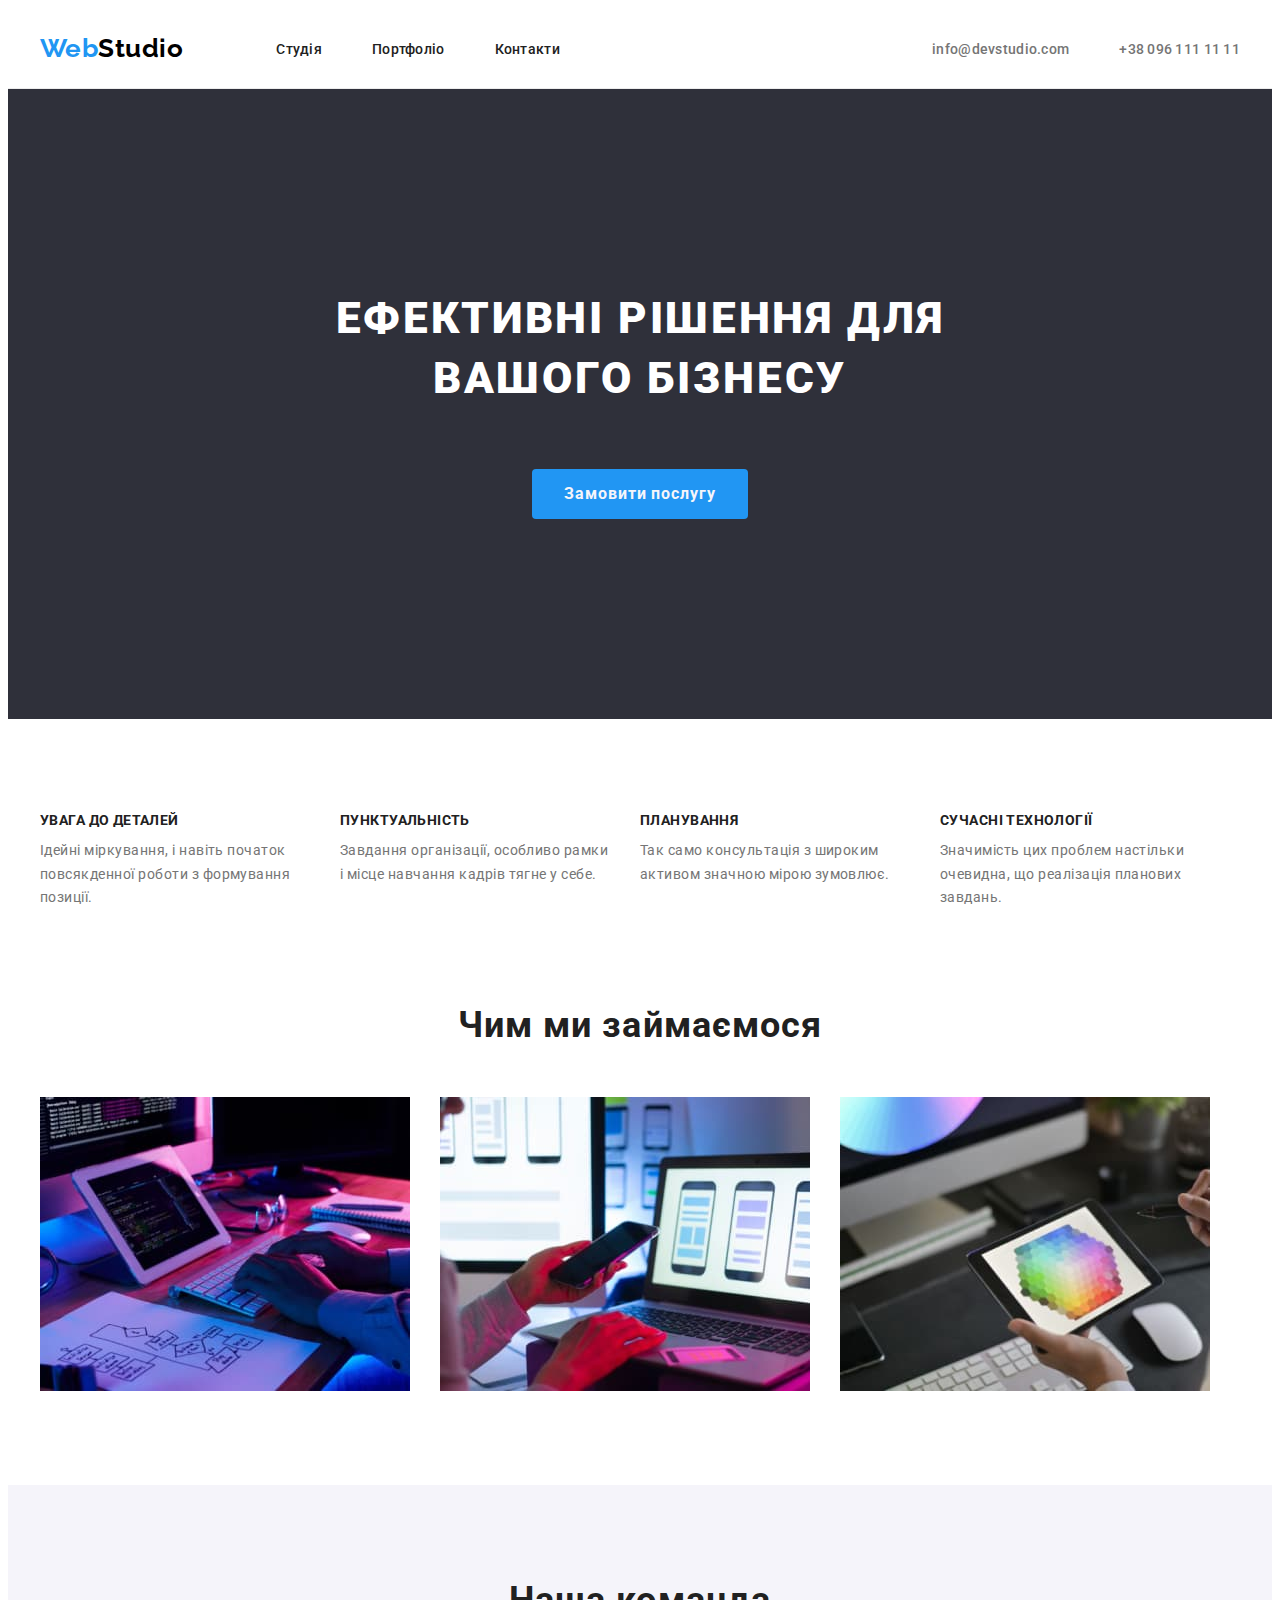
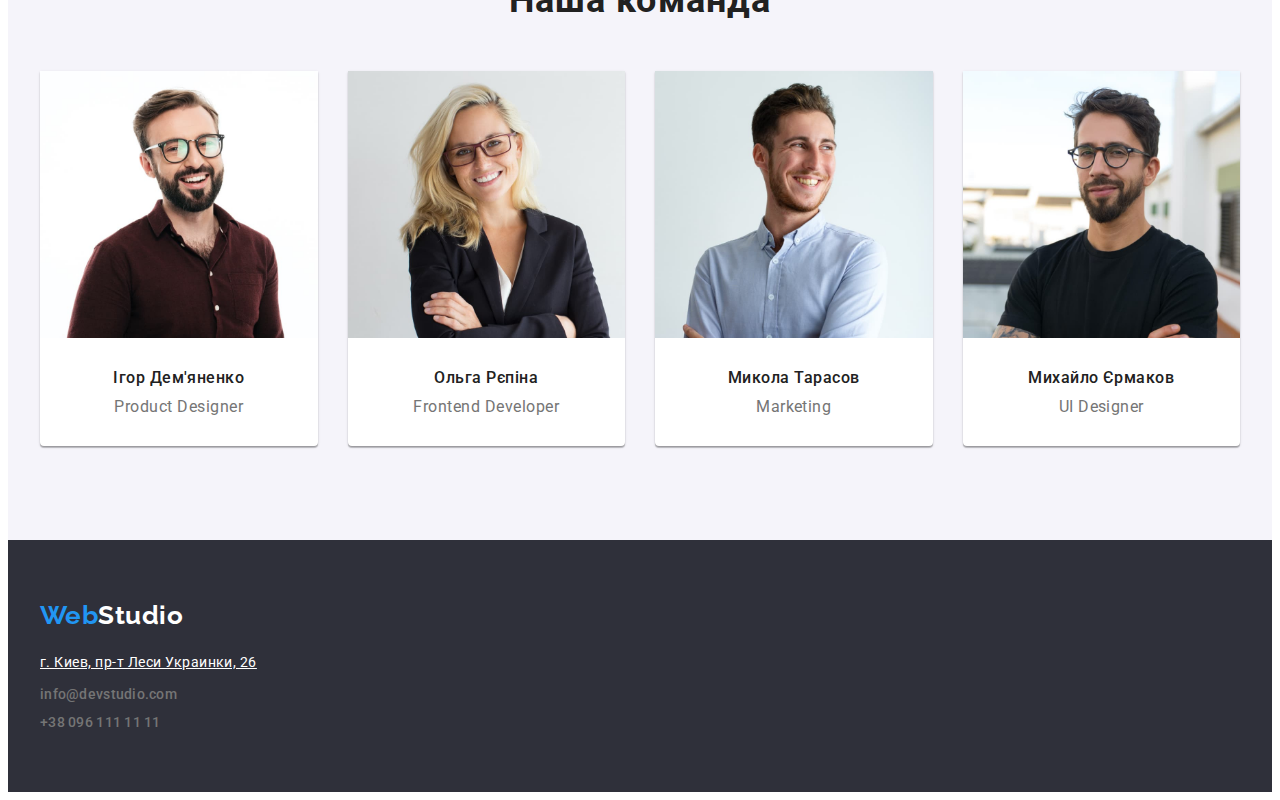
<file: index.html>
<!DOCTYPE html>
<html lang="uk">
<head>
    <meta charset="UTF-8">
    <meta http-equiv="X-UA-Compatible" content="IE=edge">
    <meta name="viewport" content="width=device-width, initial-scale=1.0">
    <title>WebStudio</title>
    <link rel="preconnect" href="https://fonts.googleapis.com">
<link rel="preconnect" href="https://fonts.gstatic.com" crossorigin>
<link href="https://fonts.googleapis.com/css2?family=Raleway:wght@700&family=Roboto:wght@400;500;700;900&display=swap" rel="stylesheet">
<link
      href="https://fonts.googleapis.com/css2?family=Open+Sans:wght@400;600;700&family=Raleway:wght@700&display=swap"
      rel="stylesheet"
    />
    <link rel="stylesheet" href="./css/styles.css">
</head>
<body> 
    <header class="header">
    <div class="container header-container">
        <nav class="header-navigation">
        <a href="./index.html" class="logo"><span class="accent">Web</span><span class="accent-studio">Studio</span></a>
        <ul class="site-nav">
            <li class="navigation"><a href="./index.html" class="link">Студія</a></li>
            <li class="navigation"><a href="./portfolio.html" class="link">Портфоліо</a></li>
            <li class="navigation"><a href="#" class="link">Контакти</a></li>
        </ul>
    </nav>
    <ul class="auth-nav">
        <li><a href="mailto:info@devstudio.com" class="link">info@devstudio.com</a></li>
        <li><a href="tel:+380961111111" class="link link-tel">+38 096 111 11 11</a></li>
    </ul>
</div>
    </header> 
    <main>
        <section class="hero">
            <div class="container">
                <h1 class="hero-title">Ефективні рішення для вашого бізнесу</h1>
                <button class="button primary" type="button">Замовити послугу</button>
            </div>
        </section>
        <section class="section">
            <div class="container">
                <h2 class="section-title-h">Наші особливості</h2>
                <ul class="features">
                    <li class="title-li">
                        <h3 class="title">Увага до деталей</h3>
                        <p class="title-p">Ідейні міркування, і навіть початок повсякденної роботи з формування позиції.</p>
                    </li>
                    <li class="title-li">
                        <h3 class="title">Пунктуальність</h3>
                        <p class="title-p">Завдання організації, особливо рамки і місце навчання кадрів тягне у себе.</p>
                    </li>
                    <li class="title-li">
                        <h3 class="title">Планування</h3>
                        <p class="title-p">Так само консультація з широким активом значною мірою зумовлює.</p>
                    </li>
                    <li class="title-li">
                        <h3 class="title">Сучасні технології</h3>
                        <p class="title-p">Значимість цих проблем настільки очевидна, що реалізація планових завдань.</p>
                    </li>
                </ul>
            </div>
        </section>
        <section class="section work-img">
            <div class="container">
                <h2 class="section-title">Чим ми займаємося</h2>
                <ul class="work">
                    <li class="work-li"><img src="./images/box1.jpg" alt=".людина за компютером" width="370"></li>
                    <li class="work-li"><img src="./images/box2.jpg" alt="людина за компютером з телефонном в руці" width="370"></li>
                    <li class="work-li"><img src="./images/box3.jpg" alt="планшет з кольорами" width="370"></li>
                </ul>
            </div>
        </section>
        <section class=" section section-team">
            <div class="container">
                <h2 class="section-title">Наша команда</h2>
                <ul class="team-list">
                    <li class="team"><img src="./images/img2.jpg" alt="усміхнений хлопець" width="270">
                    <div class="team-li"><h3 class="name">Ігор Дем'яненко</h3>
                        <p>Product Designer</p></div>
                    </li>
                    <li class="team"><img src="images/img21.jpg" alt="жінка посміхається" width="270">
                    <div class="team-li"><h3 class="name">Ольга Рєпіна</h3>
                        <p>Frontend Developer</p></div>
                    </li>
                    <li class="team"><img src="./images/img.jpg" alt="чоловік у білій рубашці" width="270">
                    <div class="team-li"><h3 class="name">Микола Тарасов</h3>
                        <p>Marketing</p></div>
                    </li>
                    <li class="team"><img src="./images/img3.jpg" alt="чоловік у чорній футболці та окулярах" width="270">
                    <div class="team-li"><h3 class="name">Михайло Єрмаков</h3>
                        <p>UI Designer</p></div>
                    </li>
                </ul>
            </div>
        </section>
    </main>
    <footer class="footer">
        <div class="container footer-div">
            <a href="./index.html" class="logo logo-footer"><span class="accent accent-footer">Web</span><span class="accent-studio accent-footer">Studio</span></a>
    <address class="address">
        <ul class="footer-li">
            <li class="footer-link"><a href="https://goo.gl/maps/CPtrU1FHBa2aNyZL9" target="_blank" rel="noopener noreferrer nofollow" class="link maps">г. Киев, пр-т Леси Украинки, 26</a>
            </li>
            <li class="footer-link"><a href="mailto:info@devstudio.com" class="link link-mail">info@devstudio.com</a>
            </li>
            <li class="footer-link">
                <a href="tel:+380961111111" class="link link-telf">+38 096 111 11 11</a>
            </li>
        </ul>
    </address>
        </div>
    </footer>
</body>
</html>
</file>
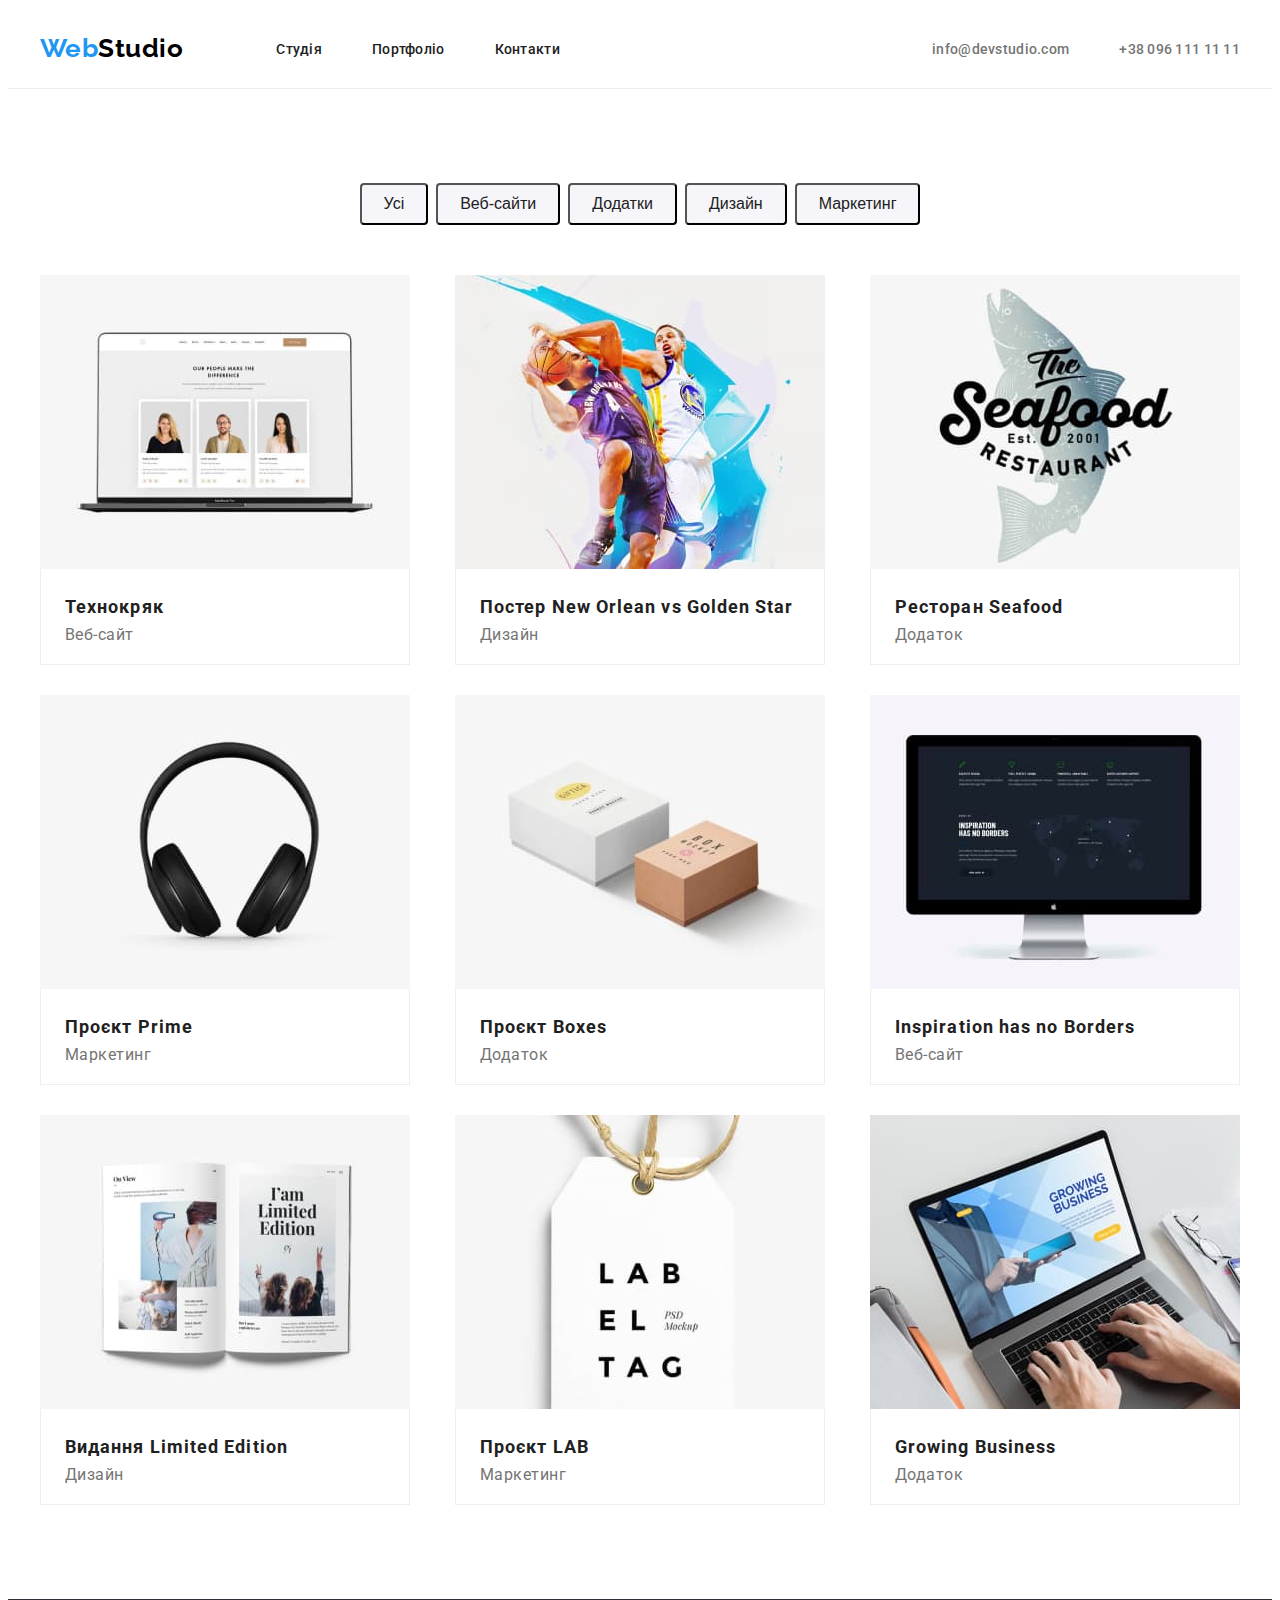
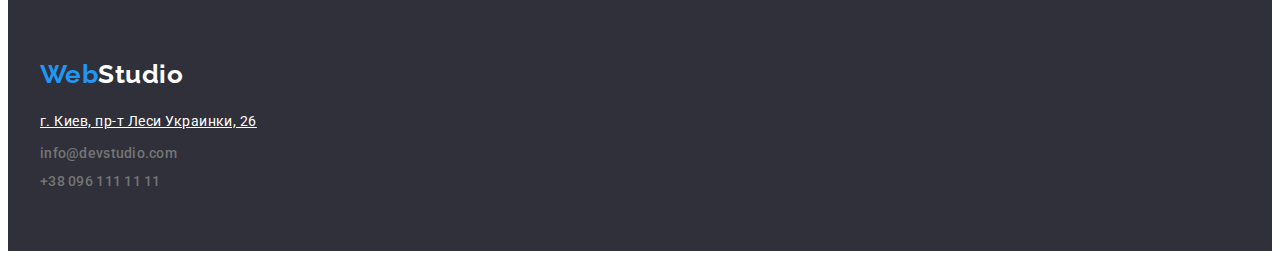
<file: portfolio.html>
<!DOCTYPE html>
<html lang="uk">
<head>
    <meta charset="UTF-8">
    <meta http-equiv="X-UA-Compatible" content="IE=edge">
    <meta name="viewport" content="width=device-width, initial-scale=1.0">
    <title>WebStudio</title>
    <link rel="preconnect" href="https://fonts.googleapis.com">
<link rel="preconnect" href="https://fonts.gstatic.com" crossorigin>
<link href="https://fonts.googleapis.com/css2?family=Raleway:wght@700&family=Roboto:wght@400;500;700;900&display=swap" rel="stylesheet">
<link
      href="https://fonts.googleapis.com/css2?family=Open+Sans:wght@400;600;700&family=Raleway:wght@700&display=swap"
      rel="stylesheet"
    />
    <link rel="stylesheet" href="./css/styles.css">
</head>
<body> 
    <header class="header">
    <div class="container header-container">
        <nav class="header-navigation">
        <a href="./index.html" class="logo"><span class="accent">Web</span><span class="accent-studio">Studio</span></a>
        <ul class="site-nav">
            <li class="navigation"><a href="./index.html" class="link">Студія</a></li>
            <li class="navigation"><a href="./portfolio.html" class="link">Портфоліо</a></li>
            <li class="navigation"><a href="#" class="link">Контакти</a></li>
        </ul>
    </nav>
    <ul class="auth-nav">
        <li><a href="mailto:info@devstudio.com" class="link">info@devstudio.com</a></li>
        <li><a href="tel:+380961111111" class="link link-tel">+38 096 111 11 11</a></li>
    </ul>
</div>
    </header>
<main>
  <section class=" section portf">
    <div class="container">
      <ul class="button-portfolio">
      <li><button class="button-secondary" type="button">Усі</button></li>
      <li><button class="button-secondary" type="button">Веб-сайти</button></li>
      <li><button class="button-secondary" type="button">Додатки</button></li>
      <li><button class="button-secondary" type="button">Дизайн</button></li>
      <li><button class="button-secondary" type="button">Маркетинг</button></li>
  </ul>
      <ul class="work-list">
          <li class="project"><img src="./images/1.jpg" alt="компютер з прикладом сайту" width="370">
       <div class="project-team"><h3 class="portfolio">Технокряк</h3><p>Веб-сайт</p></div>
        </li>
          <li class="project"><img src="./images/2.jpg" alt="постер гра в баскетбол" width="370">
       <div class="project-team"><h3 class="portfolio">Постер New Orlean vs Golden Star</h3>
        <p>Дизайн</p></div>
        </li>
          <li class="project"><img src="./images/3.jpg" alt="зображення додатку ресторана" width="370">
        <div class="project-team"><h3 class="portfolio">Ресторан Seafood</h3>
          <p>Додаток</p></div>
        </li>
          <li class="project"><img src="./images/4.jpg" alt="чорні навушники" width="370">
        <div class="project-team"><h3 class="portfolio">Проєкт Prime</h3>
          <p>Маркетинг</p></div>
        </li>
          <li class="project"><img src="./images/5.jpg" alt="зображення книжок" width="370">
        <div class="project-team"><h3 class="portfolio">Проєкт Boxes</h3>
          <p>Додаток</p></div>
        </li>
          <li class="project"><img src="./images/6.jpg" alt="компютер из зображенням веб-сайту" width="370">
        <div class="project-team"><h3 class="portfolio">Inspiration has no Borders</h3>
          <p>Веб-сайт</p></div>
        </li>
          <li class="project"><img src="./images/7.jpg" alt="розгорнута книга" width="370">
        <div class="project-team"><h3 class="portfolio">Видання Limited Edition</h3>
          <p>Дизайн</p></div>
        </li>
          <li class="project"><img src="./images/8.jpg" alt="дизайн бірки" width="370">
        <div class="project-team"><h3 class="portfolio">Проєкт LAB</h3>
          <p>Маркетинг</p></div>
        </li>
          <li class="project"><img src="./images/9.jpg" alt="людина за компютером" width="370">
        <div class="project-team"><h3 class="portfolio">Growing Business</h3>
          <p>Додаток</p></div>
        </li>
      </ul>
      </div>
  </section>
</main>
<footer class="footer">
  <div class="container footer-div">
      <a href="./index.html" class="logo logo-footer"><span class="accent accent-footer">Web</span><span class="accent-studio accent-footer">Studio</span></a>
<address class="address">
  <ul class="footer-li">
      <li class="footer-link"><a href="https://goo.gl/maps/CPtrU1FHBa2aNyZL9" target="_blank" rel="noopener noreferrer nofollow" class="link maps">г. Киев, пр-т Леси Украинки, 26</a>
      </li>
      <li class="footer-link"><a href="mailto:info@devstudio.com" class="link link-mail">info@devstudio.com</a>
      </li>
      <li class="footer-link">
          <a href="tel:+380961111111" class="link link-telf">+38 096 111 11 11</a>
      </li>
  </ul>
</address>
  </div>
</footer>
</body>
</html>
</file>
<file: css/styles.css>
/* основний колір тексту #757575 */
/*другорядний колір #212121 */
/* білий #FFFFFF;*/
/* акцент: #2196F3 */
/* колір фону #F5F5F5 */
/* другорядний колір фону #2F303A 
акцент колір фону #F5F4FA*/
:root {
--primary-text-color: #757575;
--title-text-color: #212121;
--accent-color: #2196F3;
--primary-white-color:hsl(250, 37%, 97%); 
--background:#FFFFFF;
--black:#000000;
--color-text: #2F303A;
--primary-color:#F5F4FA;
--button-color:#188CE8;
--color:rgba(255, 255, 255, 0.6);
}

p,
h1,
h2,
h3,
h4,
h5,
h6 {
  margin: 0;
}

ul,
ol {
  margin: 0;
  padding-left: 0;
}

button {
  cursor: pointer;
}

address {
  font-style: normal;
}

img {
  display: block;
  min-width: 100%;
  height: auto;
}
.section {
    padding-top: 94px;
    padding-bottom: 94px;
  }
.container {
    width: 1200px;
    padding-left: 15px;
    padding-right: 15px;
    margin: 0 auto;
  }

body {
background-color:var(--background) ; 
color:var(--primary-text-color) ;
font-family: Roboto, sans-serif;
letter-spacing: 0.03em;
}
/* WebStudio */
.logo{
    text-decoration: none;
    margin-right: 93px;

}
.accent{
    color: var(--accent-color);
}
.accent-studio{
    color: var(--black); 
}
.accent, .accent-studio{
font-family: Raleway;
font-weight: 700;
font-size: 26px;
line-height: 1.19;
padding-top: 24px;
padding-bottom: 25px;
}
.footer .accent-studio{
    color: var(--background);
}

ul {
    list-style: none;

}
/* site-nav */
.header{
    background-color:var(--background);
    height: 80px;
    display: flex;
    border-bottom: 1px solid #ECECEC;
}
.header-navigation{
    display: flex;
    align-items: center;
}
.header-container{
    display: flex;
    align-items: center;
}
.site-nav{
    display: flex;
    justify-content: space-between;
}

.site-nav .link {
color: var(--title-text-color);
font-weight: 500;
font-size: 14px;
line-height: 1.14;
letter-spacing: 0.02em;
text-decoration: none;
}
.site-nav .link:hover,
.site-nav .link:focus {
    color: var(--accent-color);
}
.navigation { 
margin-left: 50px;
}
.navigation:first-child{
margin-left: 0;
}
/* auth-nav */
.auth-nav{
    display: flex;
    margin-left: auto;
}
.link{
    padding-top: 32px;
    padding-bottom: 32px;
}
.link-tel{
    margin-left: 50px;
}
.auth-nav .link {
    /* margin-left: 50px; */
    color: var(--primary-text-color);
font-weight: 500;
font-size: 14px;
line-height: 1.14;
letter-spacing: 0.02em;
text-decoration: none;
}
.auth-nav .link:hover,
.auth-nav .link:focus {
    color: var(--accent-color);
}

.hero {
    padding-top: 200px;
    padding-bottom: 200px;
    /* height: 600px; */
    display:flex;
    background-color:var(--color-text) ;
}
.hero .hero-title{
    color: var(--background);
font-weight: 900;
font-size: 44px;
line-height: 1.36;
text-align: center;
letter-spacing: 0.06em;
text-transform: uppercase;
}
.hero-title{
    padding-bottom: 30px;
    width: 696px;
    margin: 0 auto;
    margin-bottom: 30px;
}

/* section */
.work-img{
    padding-top: 0px;
}
.work{
    display: flex;
  gap: 30px;
}
.section-title {
    margin-bottom: 50px;
}
.section-title,.section-title-h{
color: var(--title-text-color);
font-weight: 700;
font-size: 36px;
line-height: 1.17;
text-align: center;
letter-spacing: 0.03em;
}
.section-title-h{
        position: absolute;
        white-space: nowrap;
        width: 1px;
        height: 1px;
        overflow: hidden;
        border: 0;
        padding: 0;
        clip: rect(0 0 0 0);
        clip-path: inset(50%);
        margin: -1px;
    }
.title{
    color: var(--title-text-color);
font-style: normal;
font-weight: 700;
font-size: 14px;
line-height: 1.14;
margin-bottom: 10px;
}
.title-p{
font-style: normal;
font-weight: 400;
font-size: 14px;
line-height: 1.71;
}
/* features */
.features {
    display: flex;
   min-width: 270px;
}
.title-li {
    width: 270px;
}
.title-li{
    margin-left: 30px;
}
.title-li:first-child{
  margin-left: 0;
}

.features .title{
    color: var(--title-text-color);
font-weight: 700;
font-size: 14px;
line-height: 1.14;
letter-spacing: 0.03em;
text-transform: uppercase;
}

/* .work{
    display: flex;
  justify-content: space-between;
} */
/* .work-li{
   margin-left: 30px;
}
.work-li:first-child{
    margin-left: 0;
} */
 /*команда */
 .team-list{
     display: flex;
    /* justify-content: space-between; */
    gap: 30px;
 }
 .section-team{
background-color: var(--primary-color);
 }
 .name{
     margin-bottom: 10px;
     color: var(--title-text-color);
font-weight: 500;
font-size: 16px;
line-height: 1.19;
 }
 .team{
     flex-basis: calc((100% - 90px) / 4);
     background-color: var(--background);
     box-shadow: 0px 1px 3px rgba(0, 0, 0, 0.12), 0px 1px 1px rgba(0, 0, 0, 0.14), 0px 2px 1px rgba(0, 0, 0, 0.2);;
     border-radius: 0px 0px 4px 4px;
 }
 .team-li{
     text-align: center;
     padding-top: 30px;
     padding-bottom: 30px;
 }
 /* address */
 .footer {
     display: block;
     height: 252px;
     background-color:var(--color-text)
 }
.footer-li{
    display: block;
}

 .footer-link{
     justify-content: center;
 }
 .address .maps{
     color:var(--background);
font-weight: 400;
font-size: 14px;
line-height: 1.71;
font-style: normal;
 }
.link-telf .link-mail {
color: var(--color);
font-weight: 400;
font-size: 14px;
line-height: 1.71;
text-decoration: none;
font-style: normal;
 }
.address .link:hover,
.address .link:focus{
    color: var(--accent-color);
}
.link-telf,.link-mail {
color: var(--primary-text-color);
font-weight: 500;
font-size: 14px;
line-height: 1.14;
letter-spacing: 0.02em;
text-decoration: none;}

.footer-link,.link-mail,.link-telf,.maps{
    padding: 0;
}
.footer-link{
    margin-bottom: 9px;
}
.footer-link:last-child{
    margin-bottom: 0;
}
.footer-li{
    padding-top: 20px;
}
.accent-footer,.logo-footer{
    padding: 0;
}
.footer-div{
    padding-top: 60px;
}
/* .accent-footer{
    margin-bottom: 20px;
} */
/* button */
.button {
    color: var(--title-text-color);
    background-color: var(--primary-white-color);
    font-family: Roboto;
}
.button.primary{
    margin: 0 auto;
    display: block;
    width: 216px;
    height: 50px;
    border-radius: 4px;
   
    background-color: var(--accent-color);
    color: var(--primary-white-color);
    cursor: pointer;
font-weight: 700;
font-size: 16px;
line-height: 1.88;
letter-spacing: 0.06em;
font-family: Roboto;
border: none;
}
.button.primary:hover,
.button.primary:focus{
    background-color:var(--button-color);
    
}
/* кнопки портфоліо */
.button-secondary{
    padding: 6px 22px;
    border-radius: 4px;
    color: var(--title-text-color);
    background-color: var(--primary-white-color);
    cursor: pointer;
font-weight: 500;
font-size: 16px;
line-height: 1.63;
text-align: center;
}
.button-secondary:hover,
.button-secondary:focus{
    background-color: var(--accent-color);
    font-family: 'Roboto';
font-style: normal;
font-weight: 500;
font-size: 16px;
line-height: 1.62;
color:var(--background);
}
/* портфолио */
.portfolio {
    color: var(--title-text-color);
font-weight: 700;
font-size: 18px;
line-height: 2;
letter-spacing: 0.06em;
}
.button-portfolio{
    padding-bottom: 50px;
    display: flex;
    gap: 8px;
    justify-content: center;
} 
/* .button-secondary{
    margin-left: 8px;
} */
/* .button-secondary:first-child{
    margin-left: 0px;
} */

/* кнопкі поправіть */
.work-list{
    display: flex;
    flex-wrap: wrap;
    justify-content: space-between;
}
.project{
    margin-bottom: 30px;
}
.project:nth-last-child(-n + 3){
    margin-bottom: 0;
}
.project-team{
    background-color: var(--background);
    border: 1px solid #EEEEEE;
}

.project-team{
    border-top: 0;
    padding-top: 20px;
    padding-bottom: 20px;
    padding-left: 24px;
    padding-right: 24px;
}
</file>
